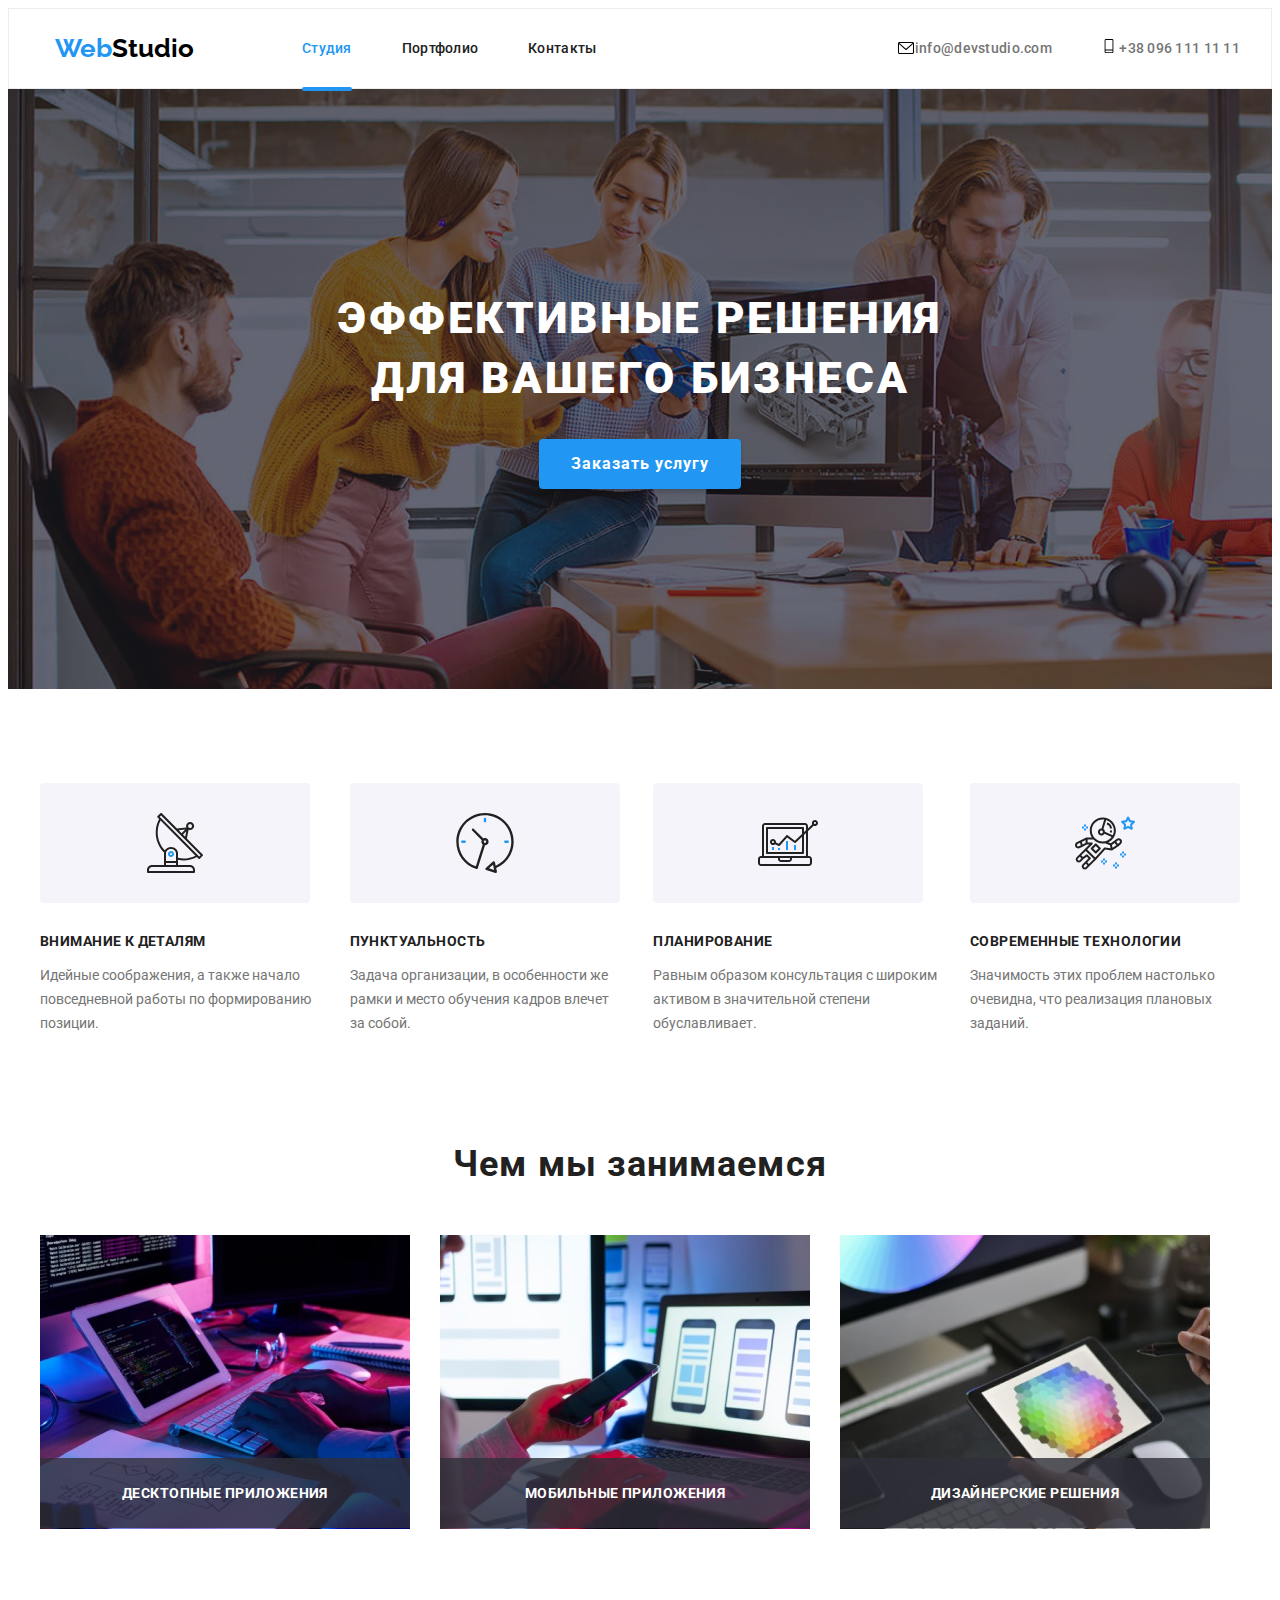
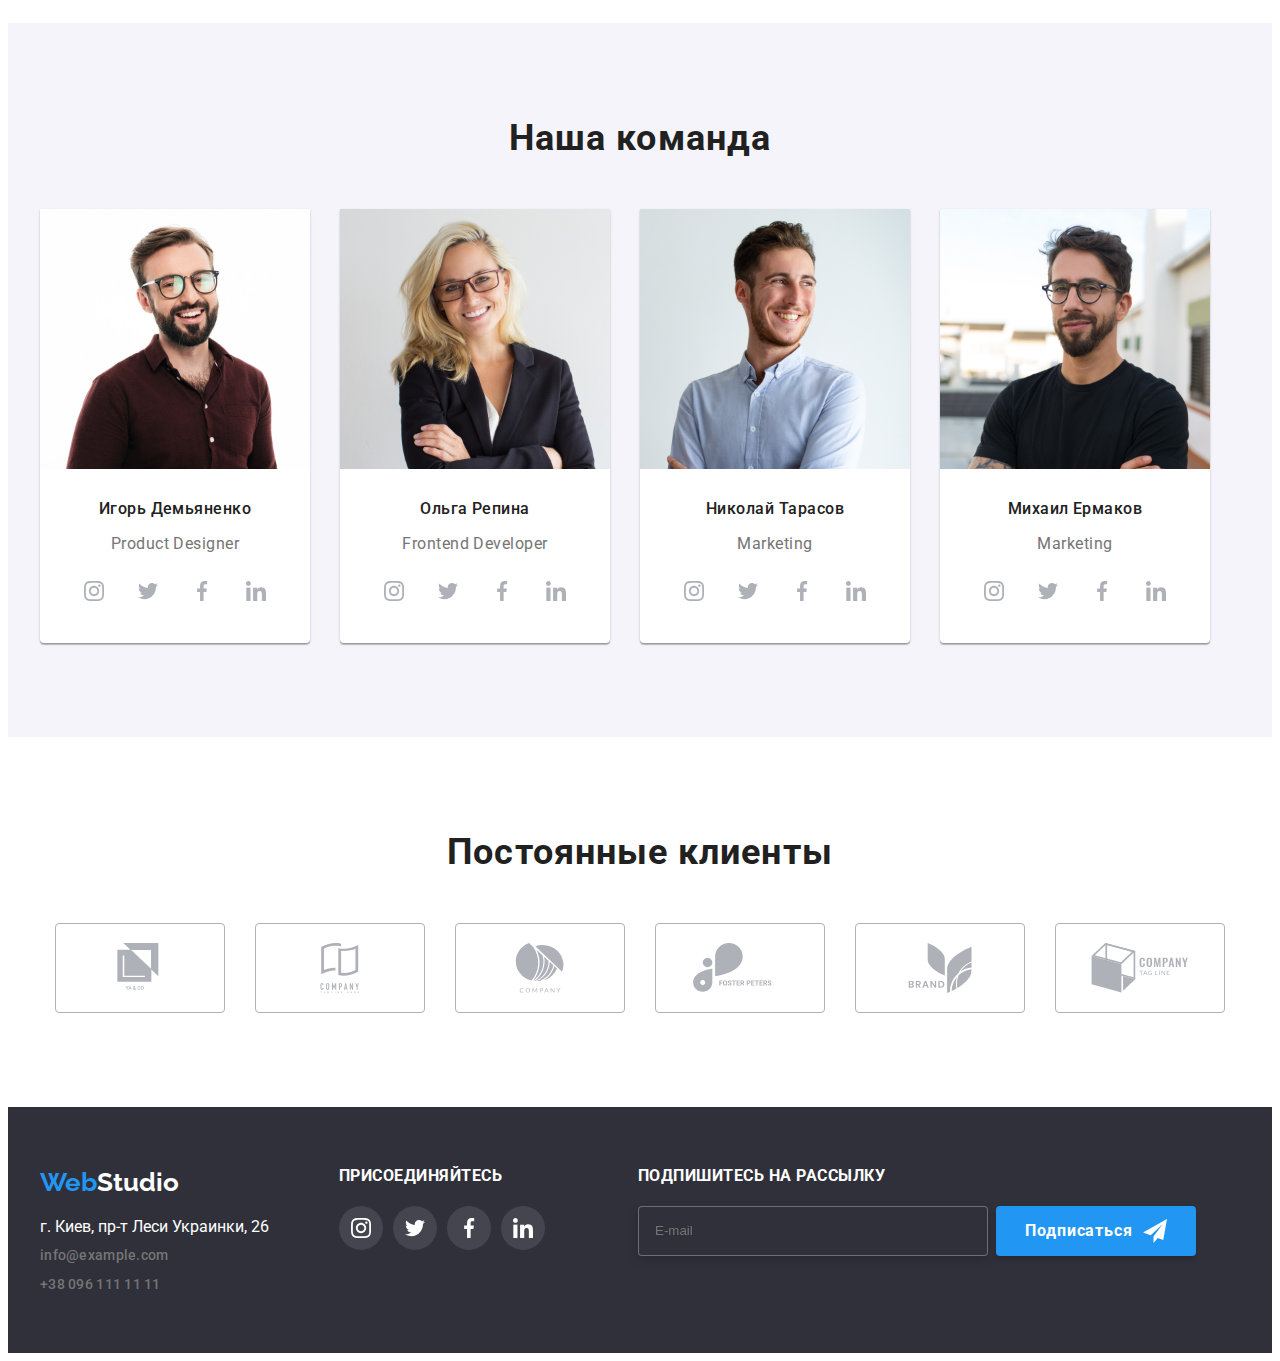
<file: index.html>
<!DOCTYPE html>
<html lang="ru">
<head>
    <meta charset="UTF-8">
    <meta name="viewport" content="width=device-width, initial-scale=1.0">
    <title>Вебстудио</title>
    <link rel="preconnect" href="https://fonts.gstatic.com">
    <link
        href="https://fonts.googleapis.com/css2?family=Oleo+Script&family=Raleway:wght@700&family=Roboto:wght@400;500;700;900&display=swap"
        rel="stylesheet">
        <link rel="stylesheet" href="https://cdnjs.cloudflare.com/ajax/libs/modern-normalize/1.0.0/modern-normalize.min.css"
            integrity="sha512-ISS7cAi1PEhQ8jnbJpJZMd29NlhNj4AWYyLOSp2CE/CsHxTCu+r+t0D2yoJudVrd0/8fTVPUVDzY5Tvli75u/g=="
            crossorigin="anonymous" />
    <link rel="stylesheet" href="./css/style.css">
</head>
<body>
    <header class="header">
        <!--Верхняя линия-->
       <div class="container">
            <nav class="navigation container">
                <a class="link logo-text" href="index.html"><span class="logo-text-web">Web</span>Studio</a>
                <ul class="list navigation-list container">
                    <li class="navigation-list-item">
                        <a class="link navigation-list-link active-link" href="index.html">Студия</a>
                    </li>
                    <li class="navigation-list-item">
                        <a class="link navigation-list-link" href="portfolio.html">Портфолио</a>
                    </li>
                    <li class="navigation-list-item">
                        <a class="link navigation-list-link" href="#">Контакты</a>
                    </li>
                
                </ul>
                <ul class="list container address">
                    <li><a class="link mail-link" href="mailto:info@devstudio.com">
                        <svg class="envelope-icon">
                            <use href="./images/sprite.svg#icon-envelope"></use>
                        </svg> 
                        info@devstudio.com</a></li>
                    <li><a class="link tel-link" href="tel:+380961111111">
                        <svg class="icon-cell-phone">
                            <use href="./images/sprite.svg#icon-cell_phone"></use>
                        </svg>
                        +38 096 111 11 11</a></li>
                </ul>
            </nav>
       </div>
    </header>
    <main>
        <!--Шапка-->
        <section class="about">
           <div class="container">
                <h1 class="header-text">Эффективные решения для вашего бизнеса</h1>
                <button class="order-btn" type="button" value="" data-modal-open>Заказать услугу</button>
           </div>
        </section>
        <!--Особенности-->
        <section class="features">
           <div class="container">
                <ul class="list what-we-do-container">
                    <li class="what-we-do-item">
                       <div class="what-we-do-item-svg">
                            <svg class="what-we-do-item-icon">
                                <use href="./images/sprite.svg#icon-antenna"></use>
                            </svg>
                       </div>
                        <h3 class="what-we-do-header-elements">Внимание к деталям</h3>
                        <p>Идейные соображения, а также начало повседневной работы по формированию позиции.</p>
                    </li>
                    <li class="what-we-do-item">
                       <div class="what-we-do-item-svg">
                            <svg class="what-we-do-item-icon">
                                <use href="./images/sprite.svg#icon-clock"></use>
                            </svg>
                       </div>
                        <h3 class="what-we-do-header-elements">Пунктуальность</h3>
                        <p>Задача организации, в особенности же рамки и место обучения кадров влечет за собой.</p>
                    </li>
                    <li class="what-we-do-item">
                       <div class="what-we-do-item-svg">
                            <svg class="what-we-do-item-icon">
                                <use href="./images/sprite.svg#icon-diagram"></use>
                            </svg>
                       </div>
                        <h3 class="what-we-do-header-elements">Планирование</h3>
                        <p>Равным образом консультация с широким активом в значительной степени обуславливает.</p>
                    </li>
                    <li class="what-we-do-item">
                       <div class="what-we-do-item-svg">
                            <svg class="what-we-do-item-icon">
                                <use href="./images/sprite.svg#icon-astronaut"></use>
                            </svg>
                       </div>
                        <h3 class="what-we-do-header-elements">Современные технологии</h3>
                        <p>Значимость этих проблем настолько очевидна, что реализация плановых заданий.</p>
                    </li>
                </ul>
           </div>
        </section>
        <!--Чем мы занимаемся-->
        <section class="what-we-do">
           <div class="container">
                <h2 class="waht-we-do-header">Чем мы занимаемся</h2>
                <ul class="list what-we-do-container">
                    <li class="what-we-do-item-img">
                        <img src="./images/what-we-do-1.jpg" alt="Алгоритмы" width="370" height="294">
                        <div class="what-we-do-item-about">
                            <p>Десктопные приложения</p>
                        </div>
                    </li>
                    <li class="what-we-do-item-img">
                        <img src="./images/what-we-do-2.jpg" alt="Мобильные платформы" width="370" height="294">
                        <div class="what-we-do-item-about">
                            <p>Мобильные приложения</p>
                        </div>
                    </li>
                    <li class="what-we-do-item-img">
                        <img src="./images/what-we-do-3.jpg" alt="Дизайн" width="370" height="294">
                        <div class="what-we-do-item-about">
                            <p>Дизайнерские решения</p>
                        </div>
                    </li>
                </ul>
           </div>
        </section>
        <!--Наша команда-->
        <section class="our-team">
          <div class="container">
                <h2 class="our-team-header">Наша команда</h2>
                <ul class="list our-team-container">
                    <li class="our-team-list-item">
                        <img class="team-member-img" src="./images/igor.jpg" alt="Игорь" width="270" height="260">
                       <div class="team-member-content">
                            <h4 class="team-members-names">Игорь Демьяненко</h4>
                            <p class="team-members-positions" lang="en">Product Designer</p>
                            <ul class="social-list list">
                                <li class="social-list-item">
                                    <a href="" class="social-list-link">
                                        <svg class="social-list-icon">
                                            <use href="./images/sprite.svg#icon-instagram"></use>
                                        </svg>
                                    </a>
                                </li>
                                <li class="social-list-item">
                                    <a href="" class="social-list-link">
                                        <svg class="social-list-icon">
                                            <use href="./images/sprite.svg#icon-twitter"></use>
                                        </svg>
                                    </a>
                                </li>
                                <li class="social-list-item">
                                    <a href="" class="social-list-link">
                                        <svg class="social-list-icon">
                                            <use href="./images/sprite.svg#icon-facebook"></use>
                                        </svg>
                                    </a>
                                </li>
                                <li class="social-list-item">
                                    <a href="" class="social-list-link">
                                        <svg class="social-list-icon">
                                            <use href="./images/sprite.svg#icon-linkedin"></use>
                                        </svg>
                                    </a>
                                </li>
                            </ul>
                       </div>
                    </li>
                    <li class="our-team-list-item">
                        <img class="team-member-img" src="./images/olga.jpg" alt="Ольга" width="270" height="260">
                       <div class="team-member-content">
                            <h4 class="team-members-names">Ольга Репина</h4>
                            <p class="team-members-positions" lang="en">Frontend Developer</p>
                            <ul class="social-list list">
                                <li class="social-list-item">
                                    <a href="" class="social-list-link">
                                        <svg class="social-list-icon">
                                            <use href="./images/sprite.svg#icon-instagram"></use>
                                        </svg>
                                    </a>
                                </li>
                                <li class="social-list-item">
                                    <a href="" class="social-list-link">
                                        <svg class="social-list-icon">
                                            <use href="./images/sprite.svg#icon-twitter"></use>
                                        </svg>
                                    </a>
                                </li>
                                <li class="social-list-item">
                                    <a href="" class="social-list-link">
                                        <svg class="social-list-icon">
                                            <use href="./images/sprite.svg#icon-facebook"></use>
                                        </svg>
                                    </a>
                                </li>
                                <li class="social-list-item">
                                    <a href="" class="social-list-link">
                                        <svg class="social-list-icon">
                                            <use href="./images/sprite.svg#icon-linkedin"></use>
                                        </svg>
                                    </a>
                                </li>
                            </ul>
                       </div>
                    </li>
                    <li class="our-team-list-item">
                        <img class="team-member-img" src="./images/nickolai.jpg" alt="Николай" width="270" height="260">
                       <div class="team-member-content">
                            <h4 class="team-members-names">Николай Тарасов</h4>
                            <p class="team-members-positions" lang="en">Marketing</p>
                            <ul class="social-list list">
                                <li class="social-list-item">
                                    <a href="" class="social-list-link">
                                        <svg class="social-list-icon">
                                            <use href="./images/sprite.svg#icon-instagram"></use>
                                        </svg>
                                    </a>
                                </li>
                                <li class="social-list-item">
                                    <a href="" class="social-list-link">
                                        <svg class="social-list-icon">
                                            <use href="./images/sprite.svg#icon-twitter"></use>
                                        </svg>
                                    </a>
                                </li>
                                <li class="social-list-item">
                                    <a href="" class="social-list-link">
                                        <svg class="social-list-icon">
                                            <use href="./images/sprite.svg#icon-facebook"></use>
                                        </svg>
                                    </a>
                                </li>
                                <li class="social-list-item">
                                    <a href="" class="social-list-link">
                                        <svg class="social-list-icon">
                                            <use href="./images/sprite.svg#icon-linkedin"></use>
                                        </svg>
                                    </a>
                                </li>
                            </ul>
                       </div>
                    </li>
                    <li class="our-team-list-item">
                        <img class="team-member-img" src="./images/mike.jpg" alt="Михаил" width="270" height="260">
                       <div class="team-member-content">
                            <h4 class="team-members-names">Михаил Ермаков</h4>
                            <p class="team-members-positions" lang="en">Marketing</p>
                            <ul class="social-list list">
                                <li class="social-list-item">
                                    <a href="" class="social-list-link">
                                        <svg class="social-list-icon">
                                            <use href="./images/sprite.svg#icon-instagram"></use>
                                        </svg>
                                    </a>
                                </li>
                                <li class="social-list-item">
                                    <a href="" class="social-list-link">
                                        <svg class="social-list-icon">
                                            <use href="./images/sprite.svg#icon-twitter"></use>
                                        </svg>
                                    </a>
                                </li>
                                <li class="social-list-item">
                                    <a href="" class="social-list-link">
                                        <svg class="social-list-icon">
                                            <use href="./images/sprite.svg#icon-facebook"></use>
                                        </svg>
                                    </a>
                                </li>
                                <li class="social-list-item">
                                    <a href="" class="social-list-link">
                                        <svg class="social-list-icon">
                                            <use href="./images/sprite.svg#icon-linkedin"></use>
                                        </svg>
                                    </a>
                                </li>
                            </ul>
                       </div>
                    </li>
                </ul>
          </div>
        </section>
        <section class="our-clients">
            <div class="container">
                <h2 class="our-team-header">Постоянные клиенты</h2>
                <ul class="our-client-list list">
                    <li class="our-client-list-item">
                        <a href="" class="our-client-list-link">
                            <svg class="our-client-list-icon">
                                <use href="./images/sprite.svg#icon-logo-1"></use>
                            </svg>
                        </a>
                    </li>
                    <li class="our-client-list-item">
                        <a href="" class="our-client-list-link">
                            <svg class="our-client-list-icon">
                                <use href="./images/sprite.svg#icon-logo-2"></use>
                            </svg>
                        </a>
                    </li>
                    <li class="our-client-list-item">
                        <a href="" class="our-client-list-link">
                            <svg class="our-client-list-icon">
                                <use href="./images/sprite.svg#icon-logo-3"></use>
                            </svg>
                        </a>
                    </li>
                    <li class="our-client-list-item">
                        <a href="" class="our-client-list-link">
                            <svg class="our-client-list-icon">
                                <use href="./images/sprite.svg#icon-logo-4"></use>
                            </svg>
                        </a>
                    </li>
                    <li class="our-client-list-item">
                        <a href="" class="our-client-list-link">
                            <svg class="our-client-list-icon">
                                <use href="./images/sprite.svg#icon-logo-5"></use>
                            </svg>
                        </a>
                    </li>
                    <li class="our-client-list-item">
                        <a href="" class="our-client-list-link">
                            <svg class="our-client-list-icon">
                                <use href="./images/sprite.svg#icon-logo-6"></use>
                            </svg>
                        </a>
                    </li>
                </ul>
                
            </div>
        </section>
    </main>
    
    <footer class="footer">
       <div class="container">
           <div>
                <div class="footer-logo">
                    <a class="link logo-text" href="index.html"><span class="logo-text-web">Web</span>Studio</a>
                </div>
                <address>
                    <ul class="list">
                        <li class="footer-contact-item">
                            <a class="link address-link" href="https://goo.gl/maps/bxjFrvmaMjaT22gC8" target="_blank">г. Киев, пр-т Леси Украинки, 26</a>
                        </li>
                        <li class="footer-contact-item">
                            <a class="link mail-link" href="mailto:info@example.com">info@example.com</a>
                        </li>
                        <li class="footer-contact-item">
                            <a class="link tel-link" href="tel:+380961111111">+38 096 111 11 11</a>
                        </li>
                    </ul>
                 
                </address>
           </div>
          <div class="social-links-footer">
              <h3>присоединяйтесь</h3>
                <ul class="social-list list">
                    <li class="social-list-item">
                        <a href="" class="social-list-link">
                            <svg class="social-list-icon">
                                <use href="./images/sprite.svg#icon-instagram"></use>
                            </svg>
                        </a>
                    </li>
                    <li class="social-list-item">
                        <a href="" class="social-list-link">
                            <svg class="social-list-icon">
                                <use href="./images/sprite.svg#icon-twitter"></use>
                            </svg>
                        </a>
                    </li>
                    <li class="social-list-item">
                        <a href="" class="social-list-link">
                            <svg class="social-list-icon">
                                <use href="./images/sprite.svg#icon-facebook"></use>
                            </svg>
                        </a>
                    </li>
                    <li class="social-list-item">
                        <a href="" class="social-list-link">
                            <svg class="social-list-icon">
                                <use href="./images/sprite.svg#icon-linkedin"></use>
                            </svg>
                        </a>
                    </li>
                </ul>
          </div>
          <div class="sign-footer">
            <h3>Подпишитесь на рассылку</h3>
           <form action="#" class="subscribe-form">
                <input type="email" class="email-input" placeholder="E-mail">
                <button type="submit" class="subscribe-btn">Подписаться
                    <svg class="send-icon">
                        <use href="./images/sprite.svg#icon-send"></use>
                    </svg>
                </button>
           </form>
          </div>
       </div>
    </footer>

    <div class="backdrop is-hidden" data-modal>
        <div class="modal">
            <button type="button" class="modal-close-btn" data-modal-close>
                <svg class="close-icon">
                    <use href="./images/sprite.svg#close-icon"></use>
                </svg>
            </button>
            <p class="modal-text-header">Оставьте свои данные, мы вам перезвоним</p>
            <form action="#" class="modal-form">
                <label class="form-input-label" for="user-name">Имя
                  <span class="modal-input-wrapper">
                        <input class="form-input" name="user-name" type="text">
                        <svg class="modal-form-icon icon-person">
                            <use href="./images/sprite.svg#icon-person-form"></use>
                        </svg>
                  </span>
                </label>

                <label class="form-input-label" for="user-phone">Телефон
                    <span class="modal-input-wrapper">
                        <input class="form-input" name="user-phone" type="tel">
                        <svg class="modal-form-icon icon-cell">
                            <use href="./images/sprite.svg#icon-cell-form"></use>
                        </svg>
                    </span>
                </label>

                <label class="form-input-label" for="user-email">Почта
                   <span class="modal-input-wrapper">
                        <input class="form-input" name="user-email" type="email">
                        <svg class="modal-form-icon icon-mail">
                            <use href="./images/sprite.svg#icon-mail-form"></use>
                        </svg>
                   </span>
                </label>

                <label class="form-input-label" for="comment">Комментарий
                    <textarea name="user-message"class="form-message" placeholder="Введите текст"></textarea>
                </label>

                <input name="policy-check" type="checkbox" id="policy-check" class="form-check-policy visually-hidden">
                <label for="policy-check" class="form-label-policy">Соглашаюсь с рассылкой и принимаю 
                    <a href="#" class="assignment-link">Условия договора</a>
                </label>
                <button class="form-btn" type="submit">Отправить</button>
            </form>
        </div>
    </div>
    <script src="./js/modal.js"></script>
</body>
</html>
</file>
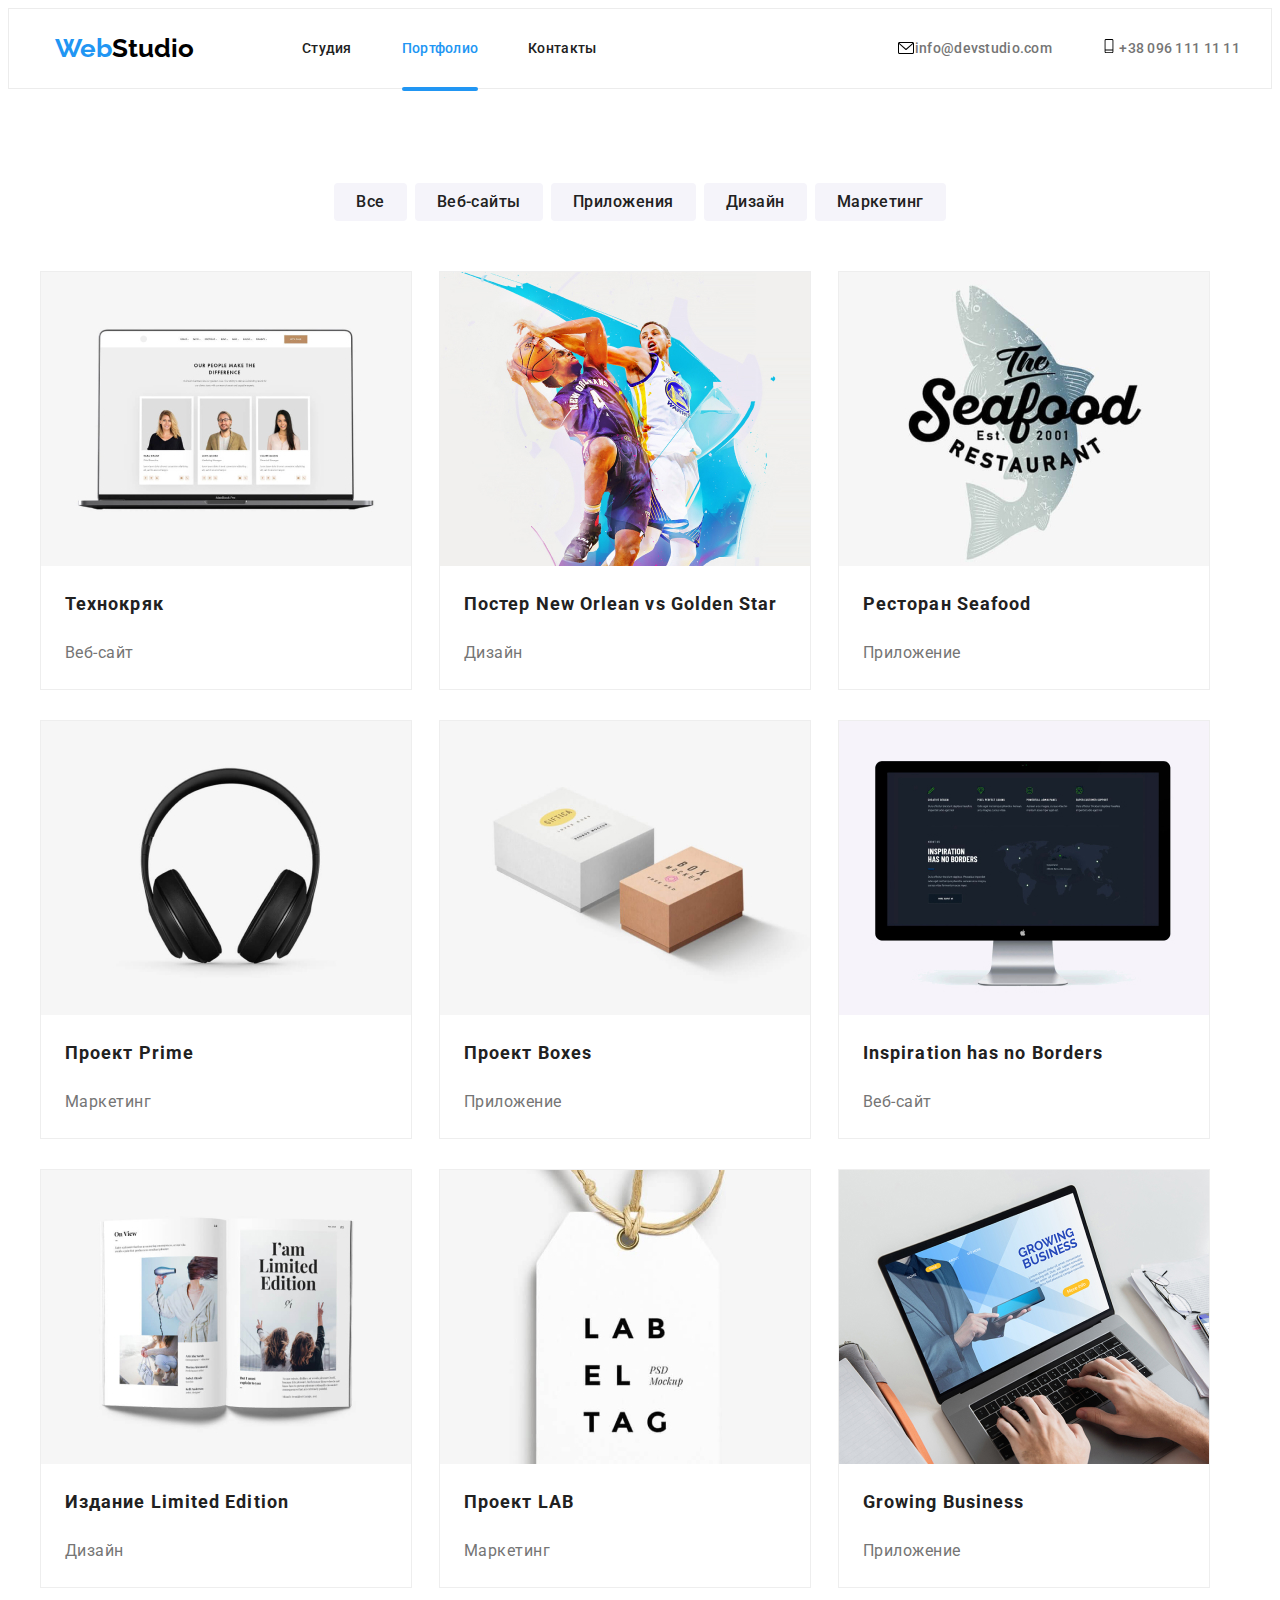
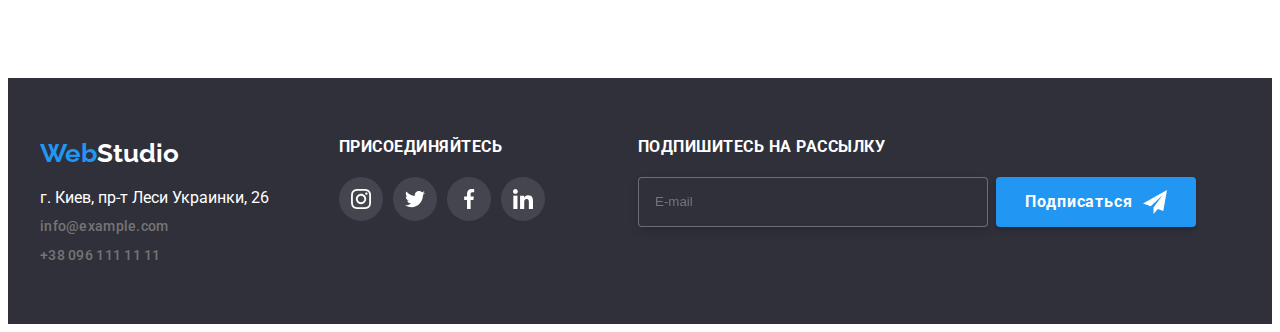
<file: portfolio.html>
<!DOCTYPE html>
<html lang="ru">
<head>
    <meta charset="UTF-8">
    <meta name="viewport" content="width=device-width, initial-scale=1.0">
    <link
        href="https://fonts.googleapis.com/css2?family=Oleo+Script&family=Raleway:wght@700&family=Roboto:wght@400;500;700;900&display=swap"
        rel="stylesheet">
        <link rel="stylesheet" href="https://cdnjs.cloudflare.com/ajax/libs/modern-normalize/1.0.0/modern-normalize.min.css"
            integrity="sha512-ISS7cAi1PEhQ8jnbJpJZMd29NlhNj4AWYyLOSp2CE/CsHxTCu+r+t0D2yoJudVrd0/8fTVPUVDzY5Tvli75u/g=="
            crossorigin="anonymous" />
    <link rel="stylesheet" href="./css/style.css">
    <title>Портфолио</title>
</head>
<body>
    <header class="header">
        <!--Верхняя линия-->
        <div class="container">
            <nav class="navigation container">
                <a class="link logo-text" href="index.html"><span class="logo-text-web">Web</span>Studio</a>
                <ul class="list navigation-list container">
                    <li class="navigation-list-item">
                        <a class="link navigation-list-link" href="index.html">Студия</a>
                    </li>
                    <li class="navigation-list-item">
                        <a class="link navigation-list-link active-link" href="portfolio.html">Портфолио</a>
                    </li>
                    <li class="navigation-list-item">
                        <a class="link navigation-list-link" href="#">Контакты</a>
                    </li>
    
                </ul>
                <ul class="list container address">
                    <li><a class="link mail-link" href="mailto:info@devstudio.com">
                            <svg class="envelope-icon">
                                <use href="./images/sprite.svg#icon-envelope"></use>
                            </svg>
                            info@devstudio.com</a></li>
                    <li><a class="link tel-link" href="tel:+380961111111">
                            <svg class="icon-cell-phone">
                                <use href="./images/sprite.svg#icon-cell_phone"></use>
                            </svg>
                            +38 096 111 11 11</a></li>
                </ul>
            </nav>
        </div>
    </header>
    <main>
        <!-- Кнопки -->
        <section class="portfolio">
           <div class="container">
                <ul class="list buttons-container">
                    <li class="buttons-list-item">
                        <button class="filter-btn" type="button">Все</button>
                    </li>
                    <li class="buttons-list-item">
                        <button class="filter-btn" type="button" >Веб-сайты</button>
                    </li>
                    <li class="buttons-list-item">
                        <button class="filter-btn" type="button">Приложения</button>
                    </li>
                    <li class="buttons-list-item">
                        <button class="filter-btn" type="button">Дизайн</button>
                    </li>
                    <li class="buttons-list-item">
                        <button class="filter-btn" type="button">Маркетинг</button>
                    </li>
                </ul>
           </div>
        
           <div class="container">
                <ul class="list portfolio-container">
                    <li class="portfolio-list-item">
                      <a href="#" class="portfolio-list-link-wrapper link">
                           <div class="portfolio-list-img-wrapper">
                                <img src="./images/portfolio/img.jpg" alt="Технокряк" width="370" height="294">
                                <p class="overlay">Технокряк это современная площадка распространения коронавируса. Компании используют эту платформу для цифрового
                                шпионажа и атак на защищённые сервера конкурентов.</p>
                           </div>
                           <div class="portfolio-item-about">
                                <h4 class="portfolio-header-item">Технокряк</h4>
                                <p>Веб-сайт</p>
                           </div>
                      </a>
                    </li>
                    <li class="portfolio-list-item">
                      <a href="#" class="portfolio-list-link-wrapper link">
                           <div class="portfolio-list-img-wrapper">
                                <img src="./images/portfolio/img-1.jpg" alt="Постер New Orlean vs Golden Star" width="370" height="294">
                                <p class="overlay">Постер New Orlean vs Golden Star это..</p>
                           </div>
                           <div class="portfolio-item-about">
                                <h4 class="portfolio-header-item">Постер New Orlean vs Golden Star</h4>
                                <p>Дизайн</p>
                           </div>
                      </a>
                    </li>
                    <li class="portfolio-list-item">
                      <a href="#" class="portfolio-list-link-wrapper link">
                           <div class="portfolio-list-img-wrapper">
                                <img src="./images/portfolio/img-2.jpg" alt="Ресторан Seafood" width="370" height="294">
                                <p class="overlay">Ресторан Seafood это..</p>
                           </div>
                          <div class="portfolio-item-about">
                                <h4 class="portfolio-header-item">Ресторан Seafood</h4>
                                <p>Приложение</p>
                          </div>
                      </a>
                    </li>
                    <li class="portfolio-list-item">
                      <a href="#" class="portfolio-list-link-wrapper link">
                           <div class="portfolio-list-img-wrapper">
                                <img src="./images/portfolio/img-3.jpg" alt="Проект Prime" width="370" height="294">
                                <p class="overlay">Проект Prime это..</p>
                           </div>
                           <div class="portfolio-item-about">
                                <h4 class="portfolio-header-item">Проект Prime</h4>
                                <p>Маркетинг</p>
                           </div>
                      </a>
                    </li>
                    <li class="portfolio-list-item">
                      <a href="#" class="portfolio-list-link-wrapper link">
                           <div class="portfolio-list-img-wrapper">
                                <img src="./images/portfolio/img-4.jpg" alt="Проект Boxes" width="370" height="294">
                                <p class="overlay">Проект Boxes это..</p>
                           </div>
                          <div class="portfolio-item-about">
                                <h4 class="portfolio-header-item">Проект Boxes</h4>
                                <p>Приложение</p>
                          </div>
                        </a>
                    </li>
                    <li class="portfolio-list-item">
                      <a href="#" class="portfolio-list-link-wrapper link">
                           <div class="portfolio-list-img-wrapper">
                                <img src="./images/portfolio/img-5.jpg" alt="Inspiration has no Borders" width="370" height="294">
                                <p class="overlay">Inspiration has no Borders это..</p>
                           </div>
                           <div class="portfolio-item-about">
                                <h4 class="portfolio-header-item">Inspiration has no Borders</h4>
                                <p>Веб-сайт</p>
                           </div>
                      </a>
                    </li>
                    <li class="portfolio-list-item">
                       <a href="#" class="portfolio-list-link-wrapper link">
                           <div class="portfolio-list-img-wrapper">
                                <img src="./images/portfolio/img-6.jpg" alt="Издание Limited Edition" width="370" height="294">
                                <p class="overlay">Издание Limited Edition это..</p>
                           </div>
                           <div class="portfolio-item-about">
                                <h4 class="portfolio-header-item">Издание Limited Edition</h4>
                                <p>Дизайн</p>
                           </div>
                       </a>
                    </li>
                    <li class="portfolio-list-item">
                       <a href="#" class="portfolio-list-link-wrapper link">
                           <div class="portfolio-list-img-wrapper">
                                <img src="./images/portfolio/img-7.jpg" alt="Проект LAB" width="370" height="294">
                                <p class="overlay">Проект LAB это..</p>
                           </div>
                           <div class="portfolio-item-about">
                                <h4 class="portfolio-header-item">Проект LAB</h4>
                                <p>Маркетинг</p>
                           </div>
                       </a>
                    </li>
                    <li class="portfolio-list-item">
                      <a href="#" class="portfolio-list-link-wrapper link">
                           <div class="portfolio-list-img-wrapper">
                                <img src="./images/portfolio/img-8.jpg" alt="Growing Business" width="370" height="294">
                                <p class="overlay">Growing Business это..</p>
                           </div>
                           <div class="portfolio-item-about">
                                <h4 class="portfolio-header-item">Growing Business</h4>
                                <p>Приложение</p>
                           </div>
                      </a>
                    </li>
                </ul>
           </div>
        </section>
    </main>
    <footer class="footer">
        <div class="container">
            <div>
                <div class="footer-logo">
                    <a class="link logo-text" href="index.html"><span class="logo-text-web">Web</span>Studio</a>
                </div>
                <address>
                    <ul class="list">
                        <li class="footer-contact-item">
                            <a class="link address-link" href="https://goo.gl/maps/bxjFrvmaMjaT22gC8" target="_blank">г.
                                Киев, пр-т Леси Украинки, 26</a>
                        </li>
                        <li class="footer-contact-item">
                            <a class="link mail-link" href="mailto:info@example.com">info@example.com</a>
                        </li>
                        <li class="footer-contact-item">
                            <a class="link tel-link" href="tel:+380961111111">+38 096 111 11 11</a>
                        </li>
                    </ul>
    
                </address>
            </div>
            <div class="social-links-footer">
                <h3>присоединяйтесь</h3>
                <ul class="social-list list">
                    <li class="social-list-item">
                        <a href="" class="social-list-link">
                            <svg class="social-list-icon">
                                <use href="./images/sprite.svg#icon-instagram"></use>
                            </svg>
                        </a>
                    </li>
                    <li class="social-list-item">
                        <a href="" class="social-list-link">
                            <svg class="social-list-icon">
                                <use href="./images/sprite.svg#icon-twitter"></use>
                            </svg>
                        </a>
                    </li>
                    <li class="social-list-item">
                        <a href="" class="social-list-link">
                            <svg class="social-list-icon">
                                <use href="./images/sprite.svg#icon-facebook"></use>
                            </svg>
                        </a>
                    </li>
                    <li class="social-list-item">
                        <a href="" class="social-list-link">
                            <svg class="social-list-icon">
                                <use href="./images/sprite.svg#icon-linkedin"></use>
                            </svg>
                        </a>
                    </li>
                </ul>
            </div>
            <div class="sign-footer">
                <h3>Подпишитесь на рассылку</h3>
                <form action="#" class="subscribe-form">
                    <input type="email" class="email-input" placeholder="E-mail">
                    <button type="submit" class="subscribe-btn">Подписаться
                        <svg class="send-icon">
                            <use href="./images/sprite.svg#icon-send"></use>
                        </svg>
                    </button>
                </form>
            </div>
        </div>
    </footer>
</body>
</html>
</file>
<file: css/style.css>
:root {
  --Roboto: 'Roboto', sans-serif;
  --Raleway: 'Raleway', sans-serif;
  --accent-color: #2196f3;
  --title-font: ;
}
body {
  font-family: var(--Roboto);
  color: #757575;
}
h1,
h2,
h3,
h4 {
  margin: 0;
}
ul,
ol {
  margin: 0;
  padding: 0;
}
img {
  display: block;
}
.list {
  list-style: none;
}
.link {
  text-decoration: none;
}

.navigation-list-link {
  font-weight: 500;
  font-size: 14px;
  line-height: 1.333;
  letter-spacing: 0.02em;

  color: #212121;
}

.navigation-list-link:hover,
.navigation-list-link:focus {
  color: #2196f3;
  transition: all 250ms cubic-bezier(0.4, 0, 0.2, 1);
}
/* .navigation-list-link:hover .navigation-list-link::after,
.navigation-list-link:focus {
  content: '';
  position: absolute;
  width: 78px;
  height: 4px;
  margin-top: 48px;
  background: #2196f3;
  border-radius: 2px;
} */
.logo-text {
  font-family: var(--Raleway);
  font-weight: 700;
  font-size: 26px;
  line-height: 1.154;
  /* letter-spacing: 0.02em; */
  color: black;
}
.logo-text-web {
  color: #2196f3;
}

.what-we-do-container {
  display: flex;
}

.our-team-container {
  display: flex;
}
.header .container {
  display: flex;
  align-items: center;
}
.container {
  width: 1200px;
  margin: 0 auto;
  padding-left: 15px;
  padding-right: 15px;
}
.navigation .logo-text {
  margin-right: 93px;
}
.navigation-list-item:not(:last-child) {
  margin-right: 50px;
}
.address {
  margin-left: auto;
}
.navigation .mail-link {
  margin-right: 50px;
  display: flex;
  align-items: center;
}
.navigation .address {
  justify-content: flex-end;
  display: flex;
  align-items: center;
}
.tel-link,
.mail-link {
  font-style: normal;
  font-weight: 500;
  font-size: 14px;
  line-height: 1.333;
  letter-spacing: 0.02em;
  color: #757575;
}
.address-link {
  font-style: normal;
}

.envelope-icon {
  width: 18px;
  height: 16px;
}
.tel-link:hover,
.tel-link:focus,
.mail-link:hover,
.mail-link:focus {
  color: #2196f3;
  transition: all 250ms cubic-bezier(0.4, 0, 0.2, 1);
}
.mail-link:focus .envelope-icon,
.mail-link:hover .envelope-icon {
  fill: #2196f3;
  transition: all 250ms cubic-bezier(0.4, 0, 0.2, 1);
}
.tel-link:focus .icon-cell-phone,
.tel-link:hover .icon-cell-phone {
  fill: #2196f3;
  transition: all 250ms cubic-bezier(0.4, 0, 0.2, 1);
}
.icon-cell-phone {
  width: 14px;
  height: 14px;
}

.active-link {
  color: #2196f3;
  display: flex;
  position: relative;
}
.active-link::after {
  content: '';
  position: absolute;
  width: fit-content;
  /* min-width: 50px; */
  width: 100%;
  height: 4px;
  margin-top: 48px;
  background: #2196f3;
  border-radius: 2px;
}
.order-btn {
  /* height: 50px; */
  min-width: 200px;
  border-radius: 4px;
  border: none;
  padding: 10px 32px;
  font-weight: 700;

  font-family: var(--Roboto);
  font-style: normal;
  font-weight: bold;
  font-size: 16px;
  line-height: 1.875;
  color: #ffffff;
  background: #2196f3;
  box-shadow: 0px 4px 4px rgba(0, 0, 0, 0.15);

  align-items: center;
  text-align: center;
  letter-spacing: 0.06em;
}
.order-btn:hover,
.order-btn:focus {
  min-width: 200px;
  border-radius: 4px;
  padding: 10px 32px;
  font-weight: 700;
  font-size: 16px;
  line-height: 1.875;
  background: #188ce8;
  transition: all 250ms cubic-bezier(0.4, 0, 0.2, 1);
  /* identical to box height, or 187% */
  align-items: center;
  text-align: center;
  letter-spacing: 0.06em;

  color: #ffffff;
}
.features {
  padding-top: 94px;
  padding-bottom: 94px;
}

.header {
  padding-top: 24px;
  padding-bottom: 25px;
  border: 1px solid #ececec;
}
.header-text {
  font-weight: 900;
  font-size: 44px;
  line-height: 1.363;
  max-width: 700px;
  /* or 136% */
  text-align: center;
  letter-spacing: 0.06em;
  text-transform: uppercase;
  margin: auto;
  color: #ffffff;
  margin-bottom: 30px;
}
.about {
  display: flex;
  height: 600px;
  background: #2f303a;
  background-image: linear-gradient(
      rgba(47, 48, 58, 0.4),
      rgba(47, 48, 58, 0.4)
    ),
    url('../images/about-background.jpg');
  background-repeat: no-repeat;
  /* max-width: 1600px; */
  background-size: cover;
  justify-content: center;
}
.about .container {
  /* padding: 200px; */
  padding-top: 200px;
  text-align: center;
}

.what-we-do {
  padding-bottom: 94px;
}
.what-we-do-item:not(:last-child) {
  margin-right: 50px;
}
.social-list {
  display: flex;
  justify-content: space-between;
}
.social-list-icon {
  height: 20px;
  width: 20px;
}
.social-list-link {
  display: flex;
  align-items: center;
  justify-content: center;
  width: 44px;
  height: 44px;
  border-radius: 50%;
}
.social-list-icon {
  fill: #afb1b8;
}

.social-list-link:hover .social-list-icon,
.social-list-link:focus .social-list-icon {
  fill: #ffffff;
  transition: all 250ms cubic-bezier(0.4, 0, 0.2, 1);
}
.social-list-link:hover,
.social-list-link:focus {
  background-color: var(--accent-color);
  transition: all 250ms cubic-bezier(0.4, 0, 0.2, 1);
}
.social-links-footer .social-list-link:hover,
.social-links-footer .social-list-link:focus {
  background-color: var(--accent-color);
  transition: all 250ms cubic-bezier(0.4, 0, 0.2, 1);
}
.our-team-list-item {
  background: #ffffff;
  /* height: 368px; */
  text-align: center;
  /* material shadow v1 */
  box-shadow: 0px 1px 3px rgba(0, 0, 0, 0.12), 0px 1px 1px rgba(0, 0, 0, 0.14),
    0px 2px 1px rgba(0, 0, 0, 0.2);
  border-radius: 0px 0px 4px 4px;
}

.our-team-list-item:not(:last-child) {
  margin-right: 30px;
}
.what-we-do-item:not(:last-child) {
  margin-right: 30px;
}
.what-we-do-item {
  font-style: normal;
  font-weight: normal;
  font-size: 14px;
  line-height: 24px;
}
.what-we-do-item-svg {
  display: flex;
  align-items: center;
  justify-content: center;
  background: #f5f4fa;
  border-radius: 4px;
  margin-bottom: 30px;
  height: 120px;
  width: 270px;
}
.what-we-do-item-icon {
  height: 60px;
}
.what-we-do-header-elements {
  font-style: normal;
  font-weight: 700;
  font-size: 14px;
  line-height: 16px;
  letter-spacing: 0.03em;
  text-transform: uppercase;

  color: #212121;
}
.our-team {
  background: #f5f4fa;
  padding-top: 94px;
  padding-bottom: 94px;
}
.waht-we-do-header,
.our-team-header {
  font-weight: bold;
  font-size: 36px;
  line-height: 42px;
  text-align: center;
  letter-spacing: 0.03em;
  margin-bottom: 50px;
  color: #212121;
}
.what-we-do-item-img:not(:nth-child(3n)) {
  margin-right: 30px;
}
.what-we-do-item-img {
  position: relative;
}
.what-we-do-item-about {
  display: flex;
  align-items: center;
  justify-content: center;
  position: absolute;
  top: 76%;
  height: 70px;
  width: 100%;
  background: rgba(47, 48, 58, 0.8);
  font-family: Roboto;
  font-style: normal;
  font-weight: 700;
  font-size: 14px;
  line-height: 16px;
  text-align: center;
  letter-spacing: 0.03em;
  text-transform: uppercase;

  color: #ffffff;
}
.team-members-names {
  font-weight: 500;
  font-size: 16px;
  line-height: 1.187;

  letter-spacing: 0.03em;

  color: #212121;
}
.team-members-positions {
  font-weight: normal;
  font-size: 16px;
  line-height: 1.187;

  /* identical to box height */
  /* text-align: center; */
  letter-spacing: 0.03em;

  color: #757575;
}
.our-clients {
  /* height: 182px; */
  padding-top: 94px;
  padding-bottom: 94px;
  /* padding-bottom: 94px; */
}
.our-client-list {
  display: flex;
  justify-content: center;
}
.our-client-list-item:not(:last-child) {
  margin-right: 30px;
}
.our-client-list-link {
  display: flex;
  height: 90px;
  width: 170px;
  border: 1px solid #afb1b8;
  box-sizing: border-box;
  border-radius: 4px;
  align-items: center;
  justify-content: center;
}
.our-client-list-icon {
  height: 50px;
  fill: #afb1b8;
}
.our-client-list-link:hover .our-client-list-icon,
.our-client-list-link:focus .our-client-list-icon {
  fill: #2196f3;
  transition: all 250ms cubic-bezier(0.4, 0, 0.2, 1);
}
.our-client-list-link:hover,
.our-client-list-link:focus {
  border-color: #2196f3;
  transition: all 250ms cubic-bezier(0.4, 0, 0.2, 1);
}
.footer {
  padding-top: 60px;
  padding-bottom: 60px;
  background: #2f303a;
}

.footer .logo-text {
  color: #ffffff;
}
.footer .logo-text-web {
  color: #2196f3;
}
.footer-logo {
  margin-bottom: 20px;
}

.footer .address-link {
  color: #ffffff;
}
.footer-contact-item:not(:last-child) {
  margin-bottom: 9px;
}

.team-member-content {
  padding-top: 30px;
  padding-bottom: 30px;
  padding-left: 32px;
  padding-right: 32px;
}
.footer .container {
  display: flex;
}
.social-links-footer {
  margin-left: 70px;
}
.social-links-footer h3,
.sign-footer h3 {
  font: var(--Roboto);
  font-style: normal;
  font-weight: 700;
  font-size: 14;
  line-height: 1.171;
  color: #ffffff;
  letter-spacing: 0.03em;
  text-transform: uppercase;
  margin-bottom: 20px;
}
.sign-footer {
  margin-left: 93px;
}
.subscribe-form {
  display: flex;
}
.email-input {
  width: 350px;
  height: 50px;
  border: 1px solid rgba(255, 255, 255, 0.3);
  box-sizing: border-box;
  filter: drop-shadow(0px 4px 4px rgba(0, 0, 0, 0.15));
  border-radius: 4px;
  padding-left: 16px;
  margin-right: 8px;
  background: #2f303a;
}
.email-input:placeholder-shown {
  color: rgba(255, 255, 255, 0.8);
}
.email-input:focus {
  color: #ffffff;
}
.subscribe-btn {
  display: flex;
  align-items: center;
  text-align: center;
  justify-content: center;
  width: 200px;
  height: 50px;
  font-family: Roboto;
  font-style: normal;
  font-weight: bold;
  font-size: 16px;
  line-height: 30px;
  color: #ffffff;
  text-align: center;
  letter-spacing: 0.06em;
  border: none;
  background: #2196f3;
  box-shadow: 0px 4px 4px rgba(0, 0, 0, 0.15);
  border-radius: 4px;
}
.send-icon {
  fill: #ffffff;
  height: 24px;
  width: 24px;
  margin-left: 10px;
}
.social-links-footer .social-list {
  margin-left: 0px;
}
.social-links-footer .social-list-link {
  background: rgba(255, 255, 255, 0.1);
}
.social-links-footer .social-list-icon {
  fill: #ffffff;
}
.social-links-footer .social-list-item:not(:last-child) {
  margin-right: 10px;
}
/*===============      PORTFOLIO    */
.buttons-container {
  display: flex;
  padding-top: 94px;
  padding-bottom: 50px;
  align-items: center;
  justify-content: center;
}
.portfolio-container {
  display: flex;
  flex-wrap: wrap;
}
.portfolio-list-item:not(:nth-child(3n)) {
  margin-right: 27px;
}
.portfolio-list-item {
  background: #ffffff;
  border: 1px solid #eeeeee;
  margin-bottom: 30px;
  max-width: 370px;
}
.portfolio-list-img-wrapper {
  position: relative;
  overflow: hidden;
}
.overlay {
  position: absolute;
  top: 0;
  left: 0;
  margin-top: 0px;
  margin-bottom: 0px;
  width: 100%;
  height: 100%;
  background: rgba(33, 150, 243, 0.9);
  color: #ffffff;
  padding-top: 64px;
  padding-bottom: 64px;
  padding-left: 24px;
  padding-right: 24px;
  font-family: Roboto;
  font-style: normal;
  font-weight: normal;
  font-size: 18px;
  line-height: 1.555;
  /* overflow: scroll; */
  letter-spacing: 0.03em;
  /* text-decoration-line: underline; */
  transition: transform 250ms cubic-bezier(0.4, 0, 0.2, 1);
  color: #ffffff;
  transform: translateY(101%);
}
.portfolio-list-link-wrapper:focus .overlay,
.portfolio-list-link-wrapper:hover .overlay {
  transform: translateY(0);
}
.portfolio-item-about {
  padding-top: 20px;
  padding-bottom: 5px;
  padding-left: 24px;
  padding-right: 24px;
}
.portfolio-item-about p {
  font-weight: 400;
  font-size: 16px;
  line-height: 1.875;
  color: #757575;
  letter-spacing: 0.03em;
}
.buttons-list-item:not(:last-child) {
  margin-right: 8px;
}
.filter-btn {
  /* width: 130px; */
  /* height: 38px; */
  font-family: var(--Roboto);
  font-style: normal;
  font-weight: 500;
  font-size: 16px;
  line-height: 1.625;
  text-align: center;
  letter-spacing: 0.03em;
  color: #212121;
  border: none;
  background: #f5f4fa;
  border-radius: 4px;
  padding-bottom: 6px;
  padding-top: 6px;
  padding-right: 22px;
  padding-left: 22px;
}
.filter-btn:hover,
.filter-btn:focus {
  font-weight: 500;
  font-size: 16px;
  line-height: 1.625;
  background: #2196f3;
  /* identical to box height, or 162% */
  text-align: center;
  letter-spacing: 0.03em;
  box-shadow: 0px 3px 1px rgba(0, 0, 0, 0.1), 0px 1px 2px rgba(0, 0, 0, 0.08),
    0px 2px 2px rgba(0, 0, 0, 0.12);
  border-radius: 4px;
  color: #ffffff;
  transition: all 250ms cubic-bezier(0.4, 0, 0.2, 1);
}

.portfolio {
  padding-bottom: 60px;
  /* padding-top: 94px; */
}
.portfolio-header-item {
  font-weight: 700;
  font-size: 18px;
  line-height: 2;
  font-style: normal;

  letter-spacing: 0.06em;

  color: #212121;
}
.portfolio-list-item:hover,
.portfolio-list-item:focus {
  background: #ffffff;
  border: 1px solid #eeeeee;
  box-sizing: border-box;
  box-shadow: 0px 1px 1px rgba(0, 0, 0, 0.12), 0px 4px 4px rgba(0, 0, 0, 0.06),
    1px 4px 6px rgba(0, 0, 0, 0.16);
  transition: all 250ms cubic-bezier(0.4, 0, 0.2, 1);
}

/* modal */
.backdrop {
  position: fixed;
  top: 0;
  left: 0;
  width: 100%;
  height: 100%;
  background-color: rgba(0, 0, 0, 0.2);
  transition: all 250ms cubic-bezier(0.4, 0, 0.2, 1);
}

.modal {
  position: absolute;
  width: 528px;
  height: 581px;
  left: 50%;
  top: 50%;
  transform: translate(-50%, -50%);
  background: #ffffff;
  box-shadow: 0px 1px 3px rgba(0, 0, 0, 0.12), 0px 1px 1px rgba(0, 0, 0, 0.14),
    0px 2px 1px rgba(0, 0, 0, 0.2);
  border-radius: 4px;
  padding: 40px;
}

.modal-close-btn {
  position: absolute;
  top: 8px;
  right: 8px;
  width: 30px;
  height: 30px;
  padding-left: 5px;
  background: #ffffff;
  border: 1px solid rgba(0, 0, 0, 0.1);
  border-radius: 50%;
  cursor: pointer;
  padding-top: 4px;
}
.modal-form {
  margin-top: 10px;
  display: flex;
  flex-direction: column;
  padding-top: 0;
}
.close-icon {
  height: 18px;
  width: 18px;
  vertical-align: center;
}
.is-hidden {
  opacity: 0;
  visibility: hidden;
  pointer-events: none;
}
.modal-text-header {
  font-family: Roboto;
  font-style: normal;
  font-weight: 700;
  font-size: 20px;
  line-height: 23px;
  text-align: center;
  letter-spacing: 0.03em;
  margin-bottom: 15px;
  margin-top: 0;
  margin-bottom: 0;
  color: #212121;
}
.form-input-label {
  font-family: Roboto;
  font-style: normal;
  font-weight: normal;
  font-size: 12px;
  line-height: 14px;
  margin-top: 5px;
  margin-bottom: 5px;
  letter-spacing: 0.01em;

  color: #757575;
}
.form-input {
  margin-top: 4px;
  display: block;
  width: 100%;
  height: 40px;
  border: 1px solid rgba(33, 33, 33, 0.2);
  box-sizing: border-box;
  border-radius: 4px;
  padding-left: 42px;
  transition: border-color 250ms cubic-bezier(0.4, 0, 0.2, 1);
}
.form-input:focus {
  outline: none;
  border: 1px solid #2196f3;
}
.form-input:focus + .modal-form-icon {
  fill: #2196f3;
}

.form-btn {
  width: 200px;
  height: 50px;

  background: #2196f3;
  box-shadow: 0px 4px 4px rgba(0, 0, 0, 0.15);
  border-radius: 4px;

  font-family: Roboto;
  font-style: normal;
  font-weight: 700;
  font-size: 16px;
  line-height: 30px;
  border: none;
  /* identical to box height, or 187% */
  display: flex;
  align-items: center;
  text-align: center;
  justify-content: center;
  letter-spacing: 0.06em;
  align-self: center;
  color: #ffffff;
}
.form-btn:hover,
.form-btn:focus {
  background: #188ce8;
  box-shadow: 0px 4px 4px rgba(0, 0, 0, 0.15);
  border-radius: 4px;
}
.modal-form-icon {
  position: absolute;
  top: 50%;
  transform: translateY(-50%);
  left: 14px;
  transition: fill 250ms cubic-bezier(0.4, 0, 0.2, 1);
}
.form-message {
  display: block;
  width: 100%;
  height: 120px;
  border: 1px solid rgba(33, 33, 33, 0.2);
  box-sizing: border-box;
  border-radius: 4px;
  resize: none;
  transition: border-color 250ms cubic-bezier(0.4, 0, 0.2, 1);
  padding-left: 16px;
  padding-right: 16px;
  padding-top: 12px;
  padding-bottom: 12px;
  font-size: 14px;
  line-height: 1.143;
  letter-spacing: 0.01em;
  margin-top: 4px;
}
.form-message::placeholder {
  color: rgba(117, 117, 117, 0.5);
}
.form-message:focus {
  outline: none;
  border-color: #188ce8;
}
.modal-input-wrapper {
  display: block;
  position: relative;
}
.icon-person {
  height: 12px;
  width: 12px;
}
.icon-cell {
  height: 14px;
  width: 14px;
}
.icon-mail {
  height: 13px;
  width: 16px;
}
.form-check-policy:checked + .form-label-policy::before {
  background-image: url('../images/icon-check.svg');
  background-repeat: no-repeat;
  outline: none;
  background-color: #188ce8;
}
.form-label-policy::before {
  display: inline-block;
  content: '';
  width: 14px;
  height: 14px;
  outline: 2px solid #000;
  background-color: #ffffff;
  margin-right: 7px;
  width: 16px;
  height: 15px;
  border-radius: 2px;
}
.form-label-policy {
  display: flex;
  align-items: center;
  justify-content: center;
  flex-wrap: wrap;
  font-size: 14px;
  line-height: 24px;
  margin-top: 10px;
  margin-bottom: 30px;
}
.visually-hidden {
  position: absolute !important;
  clip: rect(1px 1px 1px 1px);
  clip: rect(1px, 1px, 1px, 1px);
  padding: 0 !important;
  border: 0 !important;
  height: 1px !important;
  width: 1px !important;
  overflow: hidden;
}
.assignment-link {
  color: var(--accent-color);
  margin-left: 5px;
}
.modal-close-btn:hover,
.modal-close-btn:focus .close-icon {
  fill: var(--accent-color);
}
</file>
